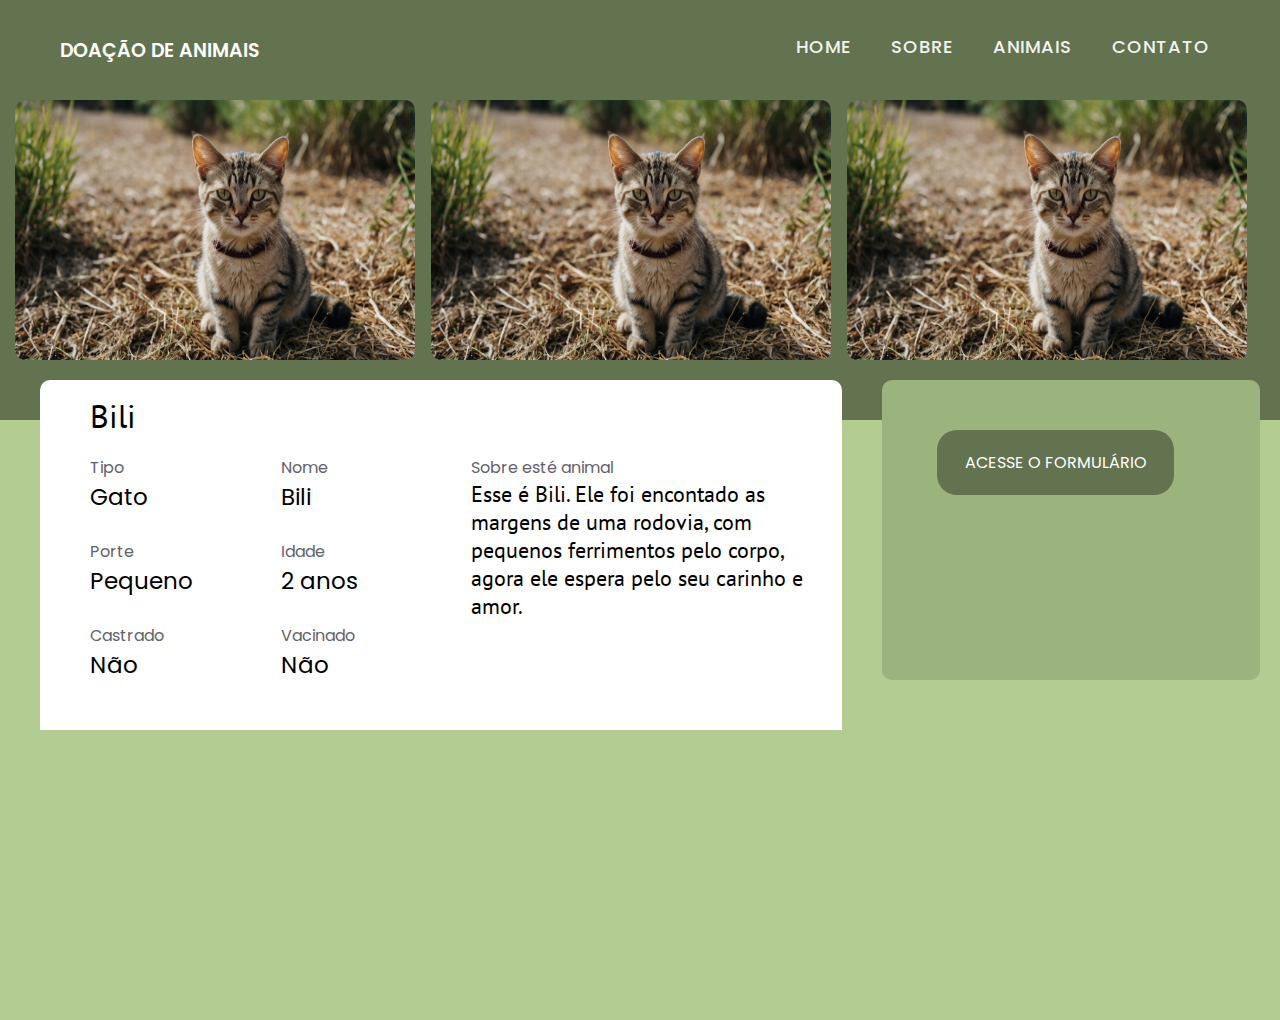
<file: HTML/Animal.html>
<!DOCTYPE html>
<html lang="pt-br">
<head>
    <meta charset="UTF-8">
    <meta name="viewport" content="width=device-width, initial-scale=1.0">
    <link rel="stylesheet" href="https://cdnjs.cloudflare.com/ajax/libs/font-awesome/4.7.0/css/font-awesome.min.css">


    <!-- Inclua o Swiper.js no cabeçalho do seu HTML -->
<link rel="stylesheet" href="https://unpkg.com/swiper/swiper-bundle.min.css" />
<script src="https://unpkg.com/swiper/swiper-bundle.min.js"></script>



    <link rel="stylesheet" href="../CSS/AnimalStyle.css">
    <title>Animal</title>
</head>
<body>

<div class="partedahome">
        <nav>
            <div class="logo"> DOAÇÃO DE ANIMAIS </div>
    
            <div class="menu-btn">
                <i class="fa fa-bars fa-2x" onclick="menuShow()"></i>
            </div>
    
            <ul>
                <li> <a href="#" class="BotaoHome" onclick="window.location.href='./index.html';"> HOME</a> </li>

                <li> <a href="index.html#sobreDoacaoWH" class="BotaoSobre"> SOBRE</a> </li>

                <li> <a href="#" CLASS="BotaoAnimais" onclick="window.location.href='./ListaAnimais.html';"> ANIMAIS</a> </li>

                <li> <a href="index.html#contato" class="BotaoContato">CONTATO</a> </li>

            </ul>
        </nav>
</div>


    <div class="PrincipalImagens">
        <div class="swiper-container">
            <div class="swiper-wrapper">
                <div class="swiper-slide Img1">
                    <img class="Imagem1animal" src="../IMg/Cinematic_Kino_cat_1.jpg" alt="">
                </div>
                <div class="swiper-slide Img1">
                    <img class="Imagem1animal" src="../IMg/Cinematic_Kino_cat_1.jpg" alt="">
                </div>
                <div class="swiper-slide Img1">
                    <img class="Imagem1animal" src="../IMg/Cinematic_Kino_cat_1.jpg" alt="">
                </div>
            </div>
        </div>
        

    </div>

    <div class="partetotaldapa"> 
        <div class="patrafdasdasdasd">
                <div class="asaqw">
                    <div class="ParteNomeAnimalGrande">
                        <a class="a100"> Bili</a>
                    </div>
        <div class="parttedebaixoparadarcem">
                    <div class="ParteNomes">
                            <div class="escritaTipo">
                                <p class="escritaOpacity">Tipo</p>
                                <a class="a8"> Gato</a>
                            </div>
                            <div class="escritaNome">
                                <p class="escritaOpacity">Porte</p>
                                <a class="a8"> Pequeno</a>
                            </div>
                
                            <div class="escritaCastrado">
                                <p class="escritaOpacity">Castrado</p>
                                <a class="a8"> Não</a>
                            </div>     
                    </div>

                    <div class="ParteNomes2">
                            <div class="escritanome">
                                <p class="escritaOpacity2">Nome</p>
                                <a class="a28"> Bili</a>
                            </div>

                            <div class="escritaIdade">
                                <p class="escritaOpacity2">Idade</p>
                                <a class="a28"> 2 anos</a>
                            </div>
                
                            <div class="escritaVacinado">
                                <p class="escritaOpacity2">Vacinado</p>
                                <a class="a28"> Não</a>
                            </div>
                    </div>

                    <div class="ParteDescricao">
                        <p class="escritaOpacity3">Sobre esté animal</p>
                        <P class="partetextodes">Esse é Bili. Ele foi encontado as margens 
            de uma rodovia, com pequenos ferrimentos pelo corpo, agora ele espera pelo seu carinho e amor.</P>
                    </div>
        </div>
            </div>
        </div>    
    
      
        <div class="ParteFormulario">
            <a href="../HTML/FormInterrese.html"><button class="ParteButtonParaFomes">Acesse o Formulário</button></a>
        </div>

    </div>
          
    </div>
    </div>
   
    <script src="../JavaScript.js/JSAnimal.js"></script> 
 
</body>
</html>
</file>
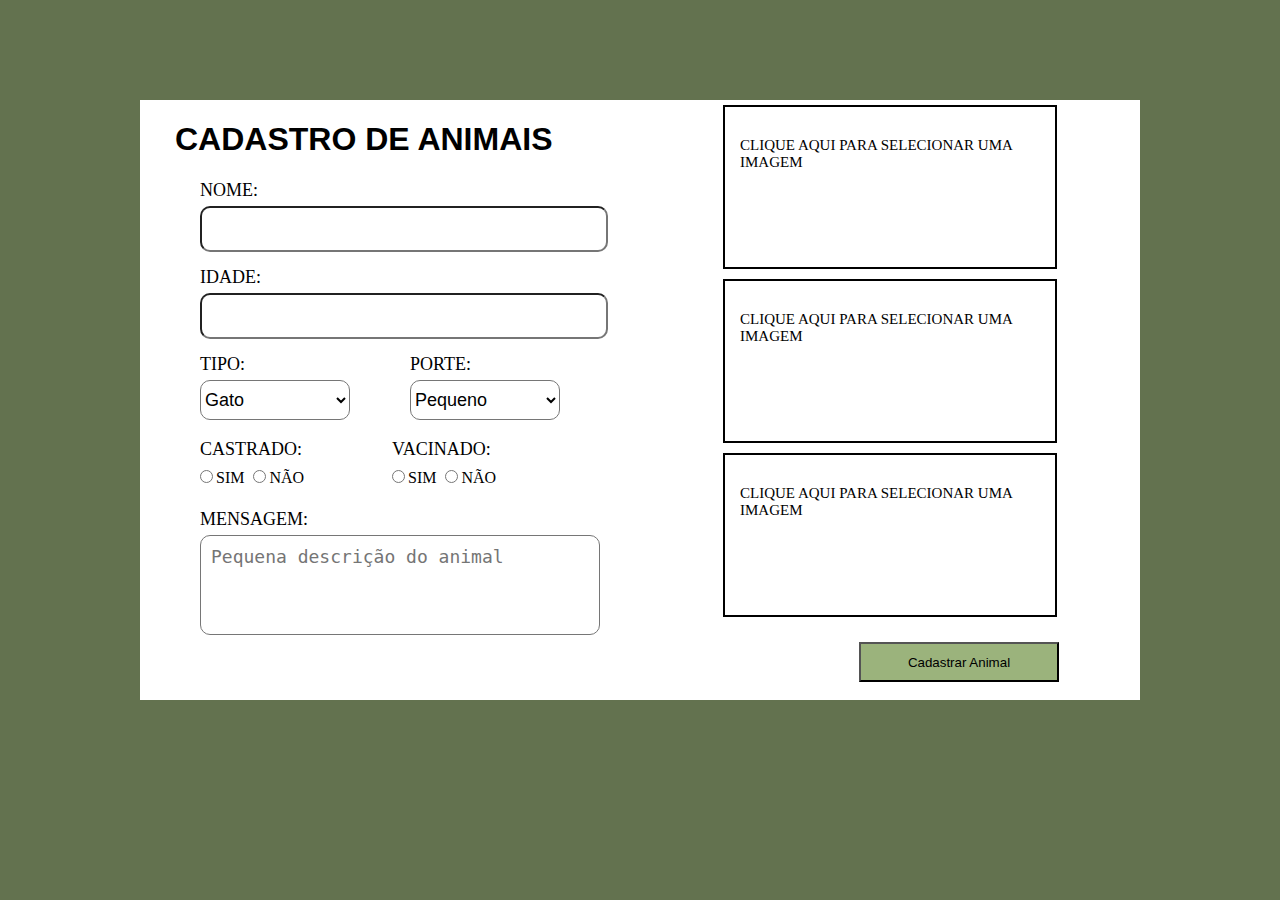
<file: HTML/CadastroAnimal.html>
<!DOCTYPE html>
<html lang="pt-br">
<head>
    <meta charset="UTF-8">
    <meta name="viewport" content="width=device-width, initial-scale=1.0">
    <link rel="stylesheet" href="../CSS/CadastroAnimal.css">

    <script src="https://ajax.googleapis.com/ajax/libs/jquery/2.1.1/jquery.min.js"></script>
    <title>Cadastro de Animais</title>
</head>
<body>
 
  <div class="Parte1Principal">

      <div class="PrincipalFomrs">

      <h1 class="page-title">Cadastro de Animais</h1>

    <form id="formAddAnimais" class="formulario" enctype="multipart/form-data">
        <div class="form-group">
            <label for="nome">Nome:</label>
            <input class="aaa colorblack" type="text" id="nome" class="form-input" required>
        </div>

        <div class="form-group">
          <label for="idade">Idade:</label>
          <input class="aaa colorblack" type="number" id="idade" class="form-input" required>
        </div>


        <div class="PartedeEscolha">


            <div class="form-group">
                <label for="tipo">Tipo:</label>
                <select class="aaati colorblack"  name="tipo" id="tipo" class="form-input" required>
                    <option>Gato</option>
                    <option>Cachorro</option>
                    <option>Outros</option>
                </select>
            </div>

            <div class="form-group">
                <label  for="porte">Porte:</label>
                <select class="aaati colorblack" type="text" id="porte" class="form-input" required>
                    <option>Pequeno</option>
                    <option>Médio</option>
                    <option>Grande</option>
                </select>
        </div>


      </div>
        


      <div class="ParaOsSimNao">
    
            <div class="form-group">
                <label for="castrado">Castrado:</label>
                <input type="radio" required value="simCadastrado" name="castrado" id="castrado" class="form-input sino" >SIM
                <input type="radio" required value="naoCadastrado" name="castrado" id="castrado" class="form-input sino2" >NÃO
            </div>

            <div class="form-group">
                <label for="vacinado">Vacinado:</label>
                <input type="radio" required value="simVacinado"   name="vacinado" id="vacinado" class="form-input sino" step="0.01">SIM
                <input type="radio" required value="naoVacinado"   name="vacinado" id="vacinado" class="form-input sino2" step="0.01">NÃO
            </div>
            
      </div>

      <div class="form-group">
        <label for="messagem">mensagem:</label>
        <textarea class="aaaMensagen colorblack form-input" name="mensagem" placeholder="Pequena descrição do animal" id="mensagem" maxlength="200"></textarea>
      </div>




  </div>

    <div class="imgpartelateral">
  
      
          <div class="img1">
            <div class="caixa-imagem colorblack" onclick="document.getElementById('imagemInput1').click()">
              <input type="file" id="imagemInput1" class="imagem-input" accept="image/*" onchange="exibirImagem(1)">
              <img id="imagemSelecionada1" class="imagem-selecionada">
              <p class="uppP">clique aqui para selecionar uma imagem</p>
            </div>
          </div>
          <div class="img2">
            <div class="caixa-imagem colorblack" onclick="document.getElementById('imagemInput2').click()">
              <input type="file" id="imagemInput2" class="imagem-input" accept="image/*" onchange="exibirImagem(2)">
              <img id="imagemSelecionada2" class="imagem-selecionada">
              <p class="uppP">clique aqui para selecionar uma imagem</p>
            </div>
          </div>

          <div class="img3">
            <div class="caixa-imagem colorblack" onclick="document.getElementById('imagemInput3').click()">
              <input type="file" id="imagemInput3" class="imagem-input" accept="image/*" onchange="exibirImagem(3)">
              <img id="imagemSelecionada3" class="imagem-selecionada">
              <p class="uppP">clique aqui para selecionar uma imagem</p>
            </div>
          </div>

          <div class="form-group">
            <button type="submit" id="addAnimais" class="flat-button buttonFinalizar colorblackbutton">Cadastrar Animal</button>
          </div>
    </div>
  </form>
  
  <script>

      function verificarIdade(idade) {/*verifica se a idade e menor que 0 e/ou maior que 50*/
        if (idade < 0 || idade > 50){
        window.alert("Informe uma idade valida!");
      }
        }
      document.getElementById('addAnimais').addEventListener('click', function() {
        var idade = document.getElementById('idade').value;
        verificarIdade(idade);
      });

    function exibirImagem(numero) {
    const input = document.getElementById(`imagemInput${numero}`);
    const imagem = document.getElementById(`imagemSelecionada${numero}`);

    const file = input.files[0];

    if (file) {
      const reader = new FileReader();

      reader.onload = function(e) {
        imagem.src = e.target.result;
        imagem.style.display = 'block';
      };

      reader.readAsDataURL(file);
    }
  }

</script>

</body>
</html>
</file>
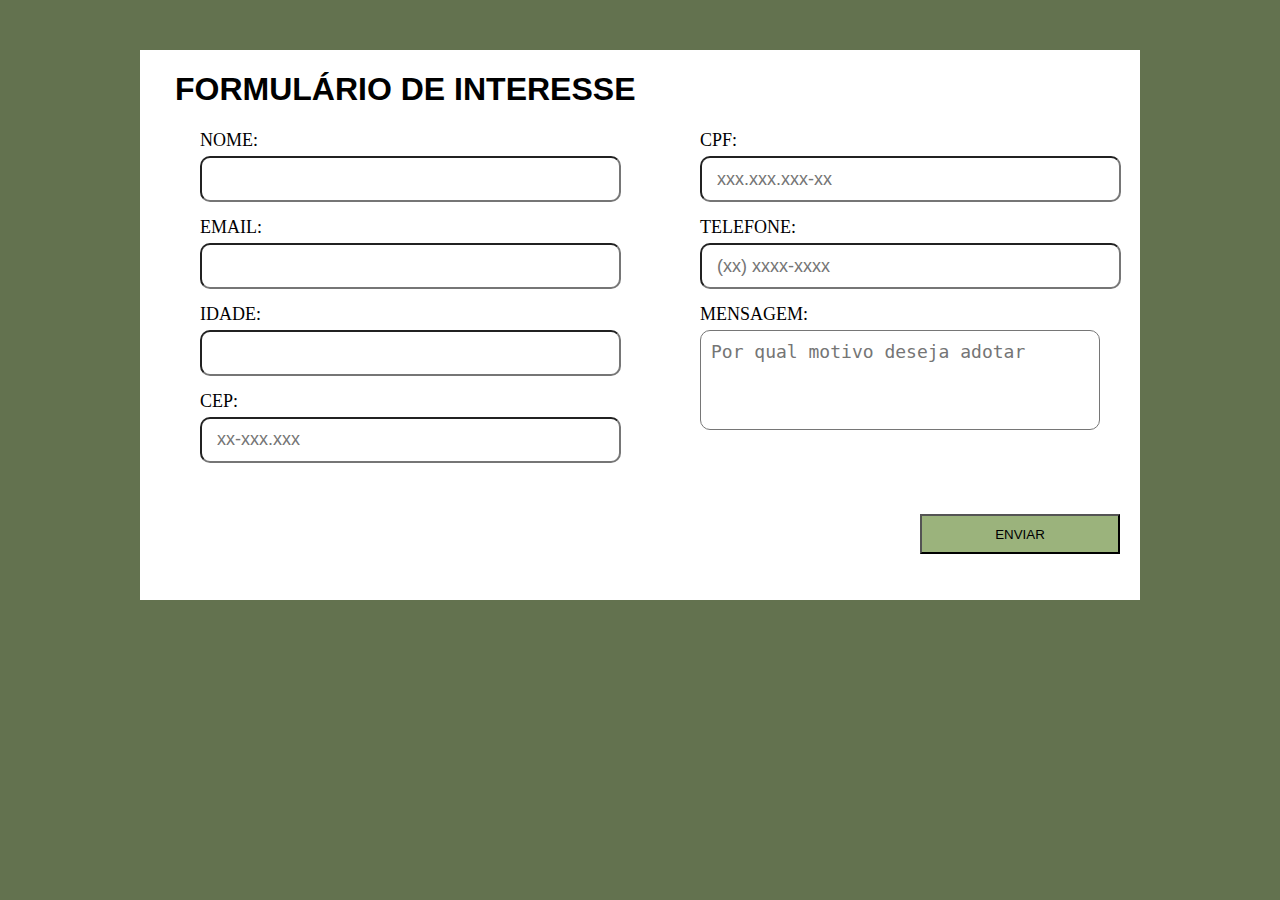
<file: HTML/FormInterrese.html>
<!DOCTYPE html>
<html lang="pt-br">
<head>
    <meta charset="UTF-8">
    <meta name="viewport" content="width=device-width, initial-scale=1.0">
    <link rel="stylesheet" href="../CSS/FormInterrese.css">

    <script src="https://ajax.googleapis.com/ajax/libs/jquery/2.1.1/jquery.min.js"></script>
    <title>Formulário de interesse</title>
</head>
<body>
 
  <div class="Parte1Principal">
        <div class="PrincipalFomrs">

          <h1>Formulário de interesse</h1>

          <form id="formAddAnimais" class="formulario" enctype="multipart/form-data">

            <div class="form-group">
              <label for="nome">Nome:</label>
              <input class="aaa colorblack" type="text" id="nome" class="form-input" maxlength="35" required>
            </div>

           
            <div class="form-group">
              <label for="Email">Email:</label>
              <input class="aaa colorblack" type="email" id="email" class="form-input" required>
            </div>

            <div class="form-group">
              <label for="idade">Idade:</label>
              <input class="aaa colorblack" type="number" id="idade" class="form-input" required>
            </div>

            <div class="form-group">
              <label for="Cep">Cep:</label>
              <input class="aaa colorblack cep-mask" type="text" id="Cep" maxlength="10" class="form-input" placeholder="xx-xxx.xxx" required>
            </div>

        </div>
        <div class="ParteLateral">
        
          <div class="form-group">
            <label for="Cpf">CPF:</label>
            <input class="aaa colorblack cpf-mask" type="text" maxlength="14" id="Cpf" placeholder="xxx.xxx.xxx-xx" required oninput="mascaracpf(this)">
          </div>

          <div class="form-group">
            <label for="Telefone">Telefone:</label>
            <input class="aaa colorblack telefone-mask" type="text" id="Telefone" maxlength="15" placeholder="(xx) xxxx-xxxx" required oninput="Mascaratelefone(this)">
          </div>
   
          <div class="form-group">
            <label for="mensagem">Mensagem: <div class="textocontador" id="contadorCaracteres" style="display:none;">200 caracteres restantes</div></label>

            <textarea class="aaaMensagen colorblack form-input" name="mensagem" placeholder="Por qual motivo deseja adotar" id="mensagem" maxlength="200" oninput="updateContadorCaracteres()" onclick="ocultarExibir()"></textarea>
          </div>
          
          <div class="form-group">
            <button type="submit" id="addAnimais" class="flat-button buttonFinalizar colorblackbutton">ENVIAR</button>
          </div>

          </form>
        </div>
  </div>

  <script>
    function verificarIdade(idade) {/*verifica se a idade e menor que 0 e/ou maior que 50*/
       if (idade < 0 || idade > 120){
       window.alert("Informe uma idade valida!");
     }
       }
     document.getElementById('addAnimais').addEventListener('click', function() {
       var idade = document.getElementById('idade').value;
       verificarIdade(idade);
     });

//------------------------------------------------------------------
     document.getElementById('addAnimais').addEventListener('click', function(){
      var Cpf = document.getElementById('Cpf').value;
      VerificarCpf(Cpf);
     });
     
     document.addEventListener('DOMContentLoaded', function () {
          var textarea = document.getElementById('mensagem');
          var divToHide = document.getElementById('contadorCaracteres');

          textarea.addEventListener('focus', function() {
              divToHide.style.display = 'block';
          });

          // (Opcional) Para mostrar a div novamente quando o textarea perder o foco
          textarea.addEventListener('blur', function() {
              divToHide.style.display = ''; // ou 'block', dependendo do que você quer
          });
      });
  
     function updateContadorCaracteres() {/*Diminui os caracteres da mensagem*/
      var maxLength = 200;
      var mensagem = document.getElementById('mensagem').value;
      var caracteresRestantes = maxLength - mensagem.length;

      document.getElementById('contadorCaracteres').textContent = caracteresRestantes + ' caracteres restantes';
}
//-----------------------------------------------------------------
  
      document.addEventListener('DOMContentLoaded', function () {
      var cepInputs = document.querySelectorAll('.cpf-mask');

      var applyCpfMask = function (input) {
        var value = input.value;
        
        value = value.replace(/\D/g, "");

        value = value.replace(/(\d{3})(\d)/, "$1.$2");
        value = value.replace(/(\d{3})(\d)/, "$1.$2");
        value = value.replace(/(\d{3})(\d{1,2})$/, "$1-$2");

       

        input.value = value;
    };

    cepInputs.forEach(function (input) {
        input.addEventListener('input', function () {
          applyCpfMask(input);
        });
    });
});
//-----------------------------------------------------------------
      document.addEventListener('DOMContentLoaded', function () {
      var cepInputs = document.querySelectorAll('.cep-mask');

      var applyCepMask = function (input) {
        var value = input.value;
        
        value = value.replace(/\D/g, "");

        if(value.length <= 5){
            value = value.replace(/(\d{2})(\d)/, "$1.$2");
        } else {
            value = value.replace(/(\d{2})\.?(\d{3})(\d)/, "$1.$2-$3");
        }

        input.value = value;
    };

    cepInputs.forEach(function (input) {
        input.addEventListener('input', function () {
            applyCepMask(input);
        });
    });
});
//---------------------------------------------------------

      document.addEventListener('DOMContentLoaded', function () {
      var cepInputs = document.querySelectorAll('.telefone-mask');

      var applyTelefoneMask = function (input) {
        var value = input.value;
        
        value = value.replace(/\D/g, "");

        value = value.replace(/(\d{2})(\d)/, "($1) $2");
        value = value.replace(/(\d{5})(\d)/, "$1-$2");

        input.value = value;
    };
    cepInputs.forEach(function (input) {
        input.addEventListener('input', function () {
          applyTelefoneMask(input);
        });
    });
});






 </script>


  
  
</body>
</html>
</file>
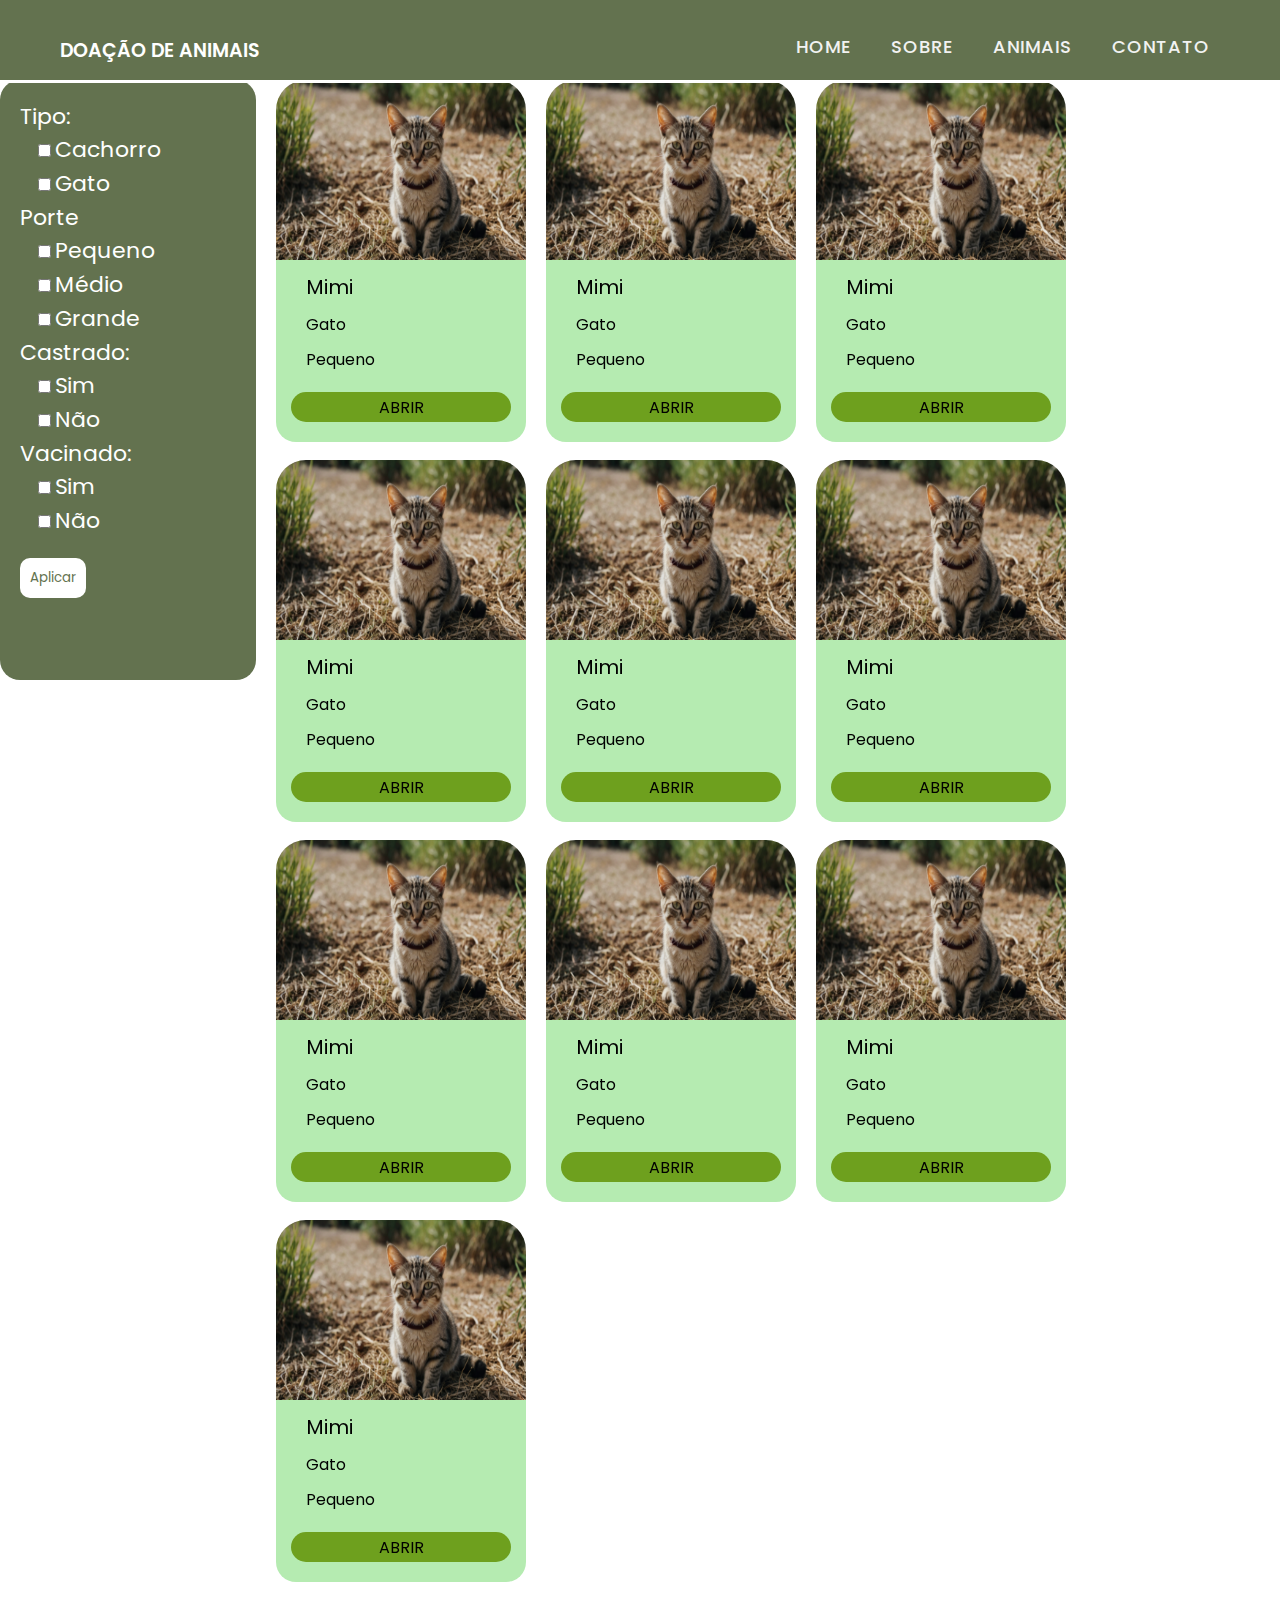
<file: HTML/ListaAnimais.html>
<!DOCTYPE html>
<html lang="en">
<head>
    <meta charset="UTF-8">
    <meta name="viewport" content="width=device-width, initial-scale=1.0">
    <link rel="stylesheet" href="../CSS/ListaAnimais.css">
    <link rel="stylesheet" href="https://cdnjs.cloudflare.com/ajax/libs/font-awesome/4.7.0/css/font-awesome.min.css">
    <title>Lista de Animais</title>
</head>
<body>
    
    
<div class="partedahome">
    <nav>
        <div class="logo"> DOAÇÃO DE ANIMAIS </div>

        <div class="menu-btn">
            <i class="fa fa-bars fa-2x" onclick="menuShow()"></i>
        </div>

        <ul>
            <li> <a href="#" class="BotaoHome" onclick="window.location.href='./index.html';"> HOME</a> </li>

            <li> <a href="index.html#sobreDoacaoWH" class="BotaoSobre"> SOBRE</a> </li>

            <li> <a href="#" CLASS="BotaoAnimais" onclick="window.location.href='./ListaAnimais.html';"> ANIMAIS</a> </li>

            <li> <a href="index.html#contato" class="BotaoContato">CONTATO</a> </li>

        </ul>
    </nav>
</div>

      <div class="linhabranca"></div>
  
    <div class="PartePincipaldaListadeAnimais">
        <div class="FiltrosBarraLateral">
            <form>
                <label for="tipo">Tipo:</label><br>
                <input type="checkbox" name="cachorro" id="cachorro"> <label for="cachorro">Cachorro</label><br>
                <input type="checkbox" name="gato" id="gato"> <label for="gato">Gato</label><br>

                <label for="porte" class="labelFiltros">Porte</label><br>
                <input type="checkbox" name="pequeno" id="pequeno"> <label for="pequeno">Pequeno</label><br>
                <input type="checkbox" name="medio" id="medio"> <label for="medio">Médio</label><br>
                <input type="checkbox" name="grande" id="grande"> <label for="grande">Grande</label><br>

                <label for="castrado">Castrado:</label><br>
                <input type="checkbox" value="simCadastrado" name="castrado" id="simCastrado"> <label for="simCastrado">Sim</label><br>
                <input type="checkbox" value="naoCadastrado" name="castrado" id="naoCastrado"> <label for="naoCastrado">Não</label><br>

                <label for="vacinado">Vacinado:</label><br>
                <input type="checkbox" value="simVacinado" name="vacinado" id="simVacinado"> <label for="simVacinado">Sim</label><br>
                <input type="checkbox" value="naoVacinado" name="vacinado" id="naoVacinado"> <label for="naoVacinado">Não</label><br>

                <button type="submit">Aplicar</button>
            </form>
        </div>

    <div class="listadeanimais">
    
    <ul class="ListedeAnimaisCaixas">
        <li class="ParteAnimal">
            <ul class="parteImgEEscrita">
                <li><img src="../IMg/Cinematic_Kino_cat_1.jpg" alt="Imagem 1"></li>
                <li class="PartteCaicinhaEscrita">
                    <ul class="EscritasDosAnimais">
                        <li><a class="NomedoAnimal">Mimi</a></li>
                    </ul>
                    <ul class="TipodoAnimalDivPrincipal">
                        <li><a class="TipodoAnimal">Gato</a></li>
                    </ul>
                    <ul class="PortedoAnimalDivPrincipal">
                        <li><a class="PortedoAnimal">Pequeno</a></li>
                    </ul>
                    <ul class="BotaodeAbrirCaixaDeAnimais">
                        <li><a class="botaodeabrir" href="../HTML/Animal.html">Abrir</a></li>
                    </ul>
                </li>
            </ul>
        </li>
        <li class="ParteAnimal">
            <ul class="parteImgEEscrita">
                <li><img src="../IMg/Cinematic_Kino_cat_1.jpg" alt="Imagem 1"></li>
                <li class="PartteCaicinhaEscrita">
                    <ul class="EscritasDosAnimais">
                        <li><a class="NomedoAnimal">Mimi</a></li>
                    </ul>
                    <ul class="TipodoAnimalDivPrincipal">
                        <li><a class="TipodoAnimal">Gato</a></li>
                    </ul>
                    <ul class="PortedoAnimalDivPrincipal">
                        <li><a class="PortedoAnimal">Pequeno</a></li>
                    </ul>
                    <ul class="BotaodeAbrirCaixaDeAnimais">
                        <li><a class="botaodeabrir" href="../HTML/Animal.html">Abrir</a></li>
                    </ul>
                </li>
            </ul>
        </li>
        <li class="ParteAnimal">
            <ul class="parteImgEEscrita">
                <li><img src="../IMg/Cinematic_Kino_cat_1.jpg" alt="Imagem 1"></li>
                <li class="PartteCaicinhaEscrita">
                    <ul class="EscritasDosAnimais">
                        <li><a class="NomedoAnimal">Mimi</a></li>
                    </ul>
                    <ul class="TipodoAnimalDivPrincipal">
                        <li><a class="TipodoAnimal">Gato</a></li>
                    </ul>
                    <ul class="PortedoAnimalDivPrincipal">
                        <li><a class="PortedoAnimal">Pequeno</a></li>
                    </ul>
                    <ul class="BotaodeAbrirCaixaDeAnimais">
                        <li><a class="botaodeabrir" href="../HTML/Animal.html">Abrir</a></li>
                    </ul>
                </li>
            </ul>
        </li>
        <li class="ParteAnimal">
            <ul class="parteImgEEscrita">
                <li><img src="../IMg/Cinematic_Kino_cat_1.jpg" alt="Imagem 1"></li>
                <li class="PartteCaicinhaEscrita">
                    <ul class="EscritasDosAnimais">
                        <li><a class="NomedoAnimal">Mimi</a></li>
                    </ul>
                    <ul class="TipodoAnimalDivPrincipal">
                        <li><a class="TipodoAnimal">Gato</a></li>
                    </ul>
                    <ul class="PortedoAnimalDivPrincipal">
                        <li><a class="PortedoAnimal">Pequeno</a></li>
                    </ul>
                    <ul class="BotaodeAbrirCaixaDeAnimais">
                        <li><a class="botaodeabrir" href="../HTML/Animal.html">Abrir</a></li>
                    </ul>
                </li>
            </ul>
        </li>
        <li class="ParteAnimal">
            <ul class="parteImgEEscrita">
                <li><img src="../IMg/Cinematic_Kino_cat_1.jpg" alt="Imagem 1"></li>
                <li class="PartteCaicinhaEscrita">
                    <ul class="EscritasDosAnimais">
                        <li><a class="NomedoAnimal">Mimi</a></li>
                    </ul>
                    <ul class="TipodoAnimalDivPrincipal">
                        <li><a class="TipodoAnimal">Gato</a></li>
                    </ul>
                    <ul class="PortedoAnimalDivPrincipal">
                        <li><a class="PortedoAnimal">Pequeno</a></li>
                    </ul>
                    <ul class="BotaodeAbrirCaixaDeAnimais">
                        <li><a class="botaodeabrir" href="../HTML/Animal.html">Abrir</a></li>
                    </ul>
                </li>
            </ul>
        </li>
         <li class="ParteAnimal">
            <ul class="parteImgEEscrita">
                <li><img src="../IMg/Cinematic_Kino_cat_1.jpg" alt="Imagem 1"></li>
                <li class="PartteCaicinhaEscrita">
                    <ul class="EscritasDosAnimais">
                        <li><a class="NomedoAnimal">Mimi</a></li>
                    </ul>
                    <ul class="TipodoAnimalDivPrincipal">
                        <li><a class="TipodoAnimal">Gato</a></li>
                    </ul>
                    <ul class="PortedoAnimalDivPrincipal">
                        <li><a class="PortedoAnimal">Pequeno</a></li>
                    </ul>
                    <ul class="BotaodeAbrirCaixaDeAnimais">
                        <li><a class="botaodeabrir" href="../HTML/Animal.html">Abrir</a></li>
                    </ul>
                </li>
            </ul>
        </li> <li class="ParteAnimal">
            <ul class="parteImgEEscrita">
                <li><img src="../IMg/Cinematic_Kino_cat_1.jpg" alt="Imagem 1"></li>
                <li class="PartteCaicinhaEscrita">
                    <ul class="EscritasDosAnimais">
                        <li><a class="NomedoAnimal">Mimi</a></li>
                    </ul>
                    <ul class="TipodoAnimalDivPrincipal">
                        <li><a class="TipodoAnimal">Gato</a></li>
                    </ul>
                    <ul class="PortedoAnimalDivPrincipal">
                        <li><a class="PortedoAnimal">Pequeno</a></li>
                    </ul>
                    <ul class="BotaodeAbrirCaixaDeAnimais">
                        <li><a class="botaodeabrir" href="../HTML/Animal.html">Abrir</a></li>
                    </ul>
                </li>
            </ul>
        </li>
        <li class="ParteAnimal">
            <ul class="parteImgEEscrita">
                <li><img src="../IMg/Cinematic_Kino_cat_1.jpg" alt="Imagem 1"></li>
                <li class="PartteCaicinhaEscrita">
                    <ul class="EscritasDosAnimais">
                        <li><a class="NomedoAnimal">Mimi</a></li>
                    </ul>
                    <ul class="TipodoAnimalDivPrincipal">
                        <li><a class="TipodoAnimal">Gato</a></li>
                    </ul>
                    <ul class="PortedoAnimalDivPrincipal">
                        <li><a class="PortedoAnimal">Pequeno</a></li>
                    </ul>
                    <ul class="BotaodeAbrirCaixaDeAnimais">
                        <li><a class="botaodeabrir" href="../HTML/Animal.html">Abrir</a></li>
                    </ul>
                </li>
            </ul>
        </li>

        <li class="ParteAnimal">
            <ul class="parteImgEEscrita">
                <li><img src="../IMg/Cinematic_Kino_cat_1.jpg" alt="Imagem 1"></li>
                <li class="PartteCaicinhaEscrita">
                    <ul class="EscritasDosAnimais">
                        <li><a class="NomedoAnimal">Mimi</a></li>
                    </ul>
                    <ul class="TipodoAnimalDivPrincipal">
                        <li><a class="TipodoAnimal">Gato</a></li>
                    </ul>
                    <ul class="PortedoAnimalDivPrincipal">
                        <li><a class="PortedoAnimal">Pequeno</a></li>
                    </ul>
                    <ul class="BotaodeAbrirCaixaDeAnimais">
                        <li><a class="botaodeabrir" href="../HTML/Animal.html">Abrir</a></li>
                    </ul>
                </li>
            </ul>
        </li>
        <li class="ParteAnimal">
            <ul class="parteImgEEscrita">
                <li><img src="../IMg/Cinematic_Kino_cat_1.jpg" alt="Imagem 1"></li>
                <li class="PartteCaicinhaEscrita">
                    <ul class="EscritasDosAnimais">
                        <li><a class="NomedoAnimal">Mimi</a></li>
                    </ul>
                    <ul class="TipodoAnimalDivPrincipal">
                        <li><a class="TipodoAnimal">Gato</a></li>
                    </ul>
                    <ul class="PortedoAnimalDivPrincipal">
                        <li><a class="PortedoAnimal">Pequeno</a></li>
                    </ul>
                    <ul class="BotaodeAbrirCaixaDeAnimais">
                        <li><a class="botaodeabrir" href="../HTML/Animal.html">Abrir</a></li>
                    </ul>
                </li>
            </ul>
        </li>

    </div>
</div>
       
       
    
<script src="../JavaScript.js/JSListaAnimais.js"></script> 

</body>
</html>
</file>
<file: CSS/AnimalStyle.css>
@import url('https://fonts.googleapis.com/css2?family=PT+Sans&display=swap');
@import url('https://fonts.googleapis.com/css2?family=Poppins:ital,wght@0,300;0,400;0,500;1,200;1,300;1,400&display=swap');

body{
    margin: 0;
    padding: 0;
    background-color: #b2cc91;
    overflow-x: hidden;
}
*{
    margin: 0;
    padding: 0;
    box-sizing: border-box;
    font-family: 'Poppins', sans-serif;
}
.partedahome{
    width: 100%;
    height: 80px;
}
nav{
    display: flex;
    height: 80px;
    width: 100%;
    background-color:  #63724F;
    align-items: center;
    justify-content: space-between;
    padding: 0 50px 0 100px;
    flex-wrap: wrap;
    position: fixed;
    z-index: 999;
}
.logo{
    font-size: 19px;
    color: #fff;
    margin-left: -40px;
    margin-top: 20px;
}
nav{
    color: white;
    font-size: 35px;
    font-weight: 600;
}
nav ul{
    display: flex;
    flex-wrap: wrap;
    list-style: none;
}

nav ul li{
    margin: 0 5px;
}

nav ul li a{
    color: #f2f2f2;
    text-decoration: none;
    font-size: 18px;
    font-weight: 500;
    padding: 8px 15px;
    border-radius: 5px;
    letter-spacing: 1px;
    transition: all 0.3s ease;
}
nav ul li a.active,
nav ul li a:hover{
    background: #96ad79;
}

nav .menu-btn i{
    color: #fff;
    cursor: pointer;
    display: none;
}

.BotaoAnimais:hover, .BotaoSobre:hover, .BotaoContato:hover, .BotaoHome:hover{
background-color: #96ad79;
color: #000;
transition: 1.0s;
transform: scale(1.1); 
}

/*___________*/

.PrincipalImagens {
    width: 100%;
    height: 340px;
    background-color: #63724F;
    display: flex;
}

/*___*/
.Imagem1animal{
    width: 88%;
    height: 260px;
    border-radius: 10px;
}
.swiper-wrapper{
    width: 100%;
    height: 300px;
    margin-left: 1%;
}
.Img1{
    width: 33%;
    height: 300px;
    align-items: center;
    justify-content: center;
    display: flex;
}

.Imagem1animal{
    width: 400px;
}
/*________*/

.partetotaldapa{
    width: 100%;
    height: 600px;
    display: flex;
    
}

.patrafdasdasdasd{
    width: 70%;
    height: 340px;
    display: flex; 
}
.ParteFormulario{
    width: 30%;
    height: 300px;
    background-color: #9bb37c;
    display: flex;
    border-radius: 10px;
    margin-top: -40px;
    margin-right: 20px;
    
}
/*________*/
.ParteNomeAnimalGrande{
    width: 100%;
    display: flex;
    height: 50px;
    background-color: rgb(255, 255, 255);
    border-top-right-radius: 10px;
    border-top-left-radius: 10px;
}
.a100{
    font-size: 32px;
    font-family: "PT sans";
    margin-left: 50px;  
    margin-top: 15px;
}
.asaqw{
    width: 100%;
    height: 50px;
    margin-left: 40px;
    margin-top: -40px;
    margin-right: 40px;
}
/*________*/
.parttedebaixoparadarcem{
    width: 100%;
    height: 400px;
    display: flex;
}
/*_____*/

.ParteNomes{
    width: 30%;
    height: 300px;
    background-color: rgb(255, 255, 255);
}
.ParteNomes2{
    width: 25%;
    height: 300px;
    background-color: #ffffff;
 
}
.ParteDescricao{
    width: 50%;
    height: 300px;
    background-color: rgb(255, 255, 255);
    margin-left: -40px;
}
/*_______*/
.escritaOpacity{
    color: #62626e;
    font-size: 16px;
    margin-left: 50px;
    margin-top: 25px;
}
.escritaOpacity2{

    color: #62626e;
    font-size: 16px;
    margin-top: 25px;

}
.escritaOpacity3{
    color: #62626e;
    font-size: 16px;
    margin-left: 30px;
    margin-top: 25px;
}
.a8{
    font-size: 23px;
    margin-left: 50px;
}
.a28{
    font-size: 23px;
}
.partetextodes{
    font-size: 22px;
    font-family: "PT sans";
    margin-left: 30px;
}
.ParteButtonParaFomes{
    width: 100%;
    height: 65px;
    background-color: #63724F;
    border-radius: 20px;
    margin-top: 50px;
    margin-left: 55px;
    border-color: 10px;
    border:3px;
    color: #ffffff;
    font-size: 16px;
    text-transform: uppercase;
    cursor: pointer;
}
/*____________------------____________*/
@media (max-width: 800px) {
    nav .menu-btn i{
        display: block;
    }
    nav ul{
        position: fixed;
        top: 80px;
        left: -100%;
        background-color: #63724F;
        height: 100vh;
        width: 50%;
        text-align: center;
        display: block;
        transition: all 0.3s ease;
        z-index: 999;
    }
    nav ul.open{
        left: 0;
    }
    nav ul li{
        width: 100%;
        margin: 50px 0;
    }
    nav ul li a {
        font-size: 23px;
    }
    nav ul li a.active,
    nav ul li a:hover{
        background: none;
        color: black;
    }   
}
@media (max-width: 1200px) {
   
   
    .partetextodes{
        font-size: 22px;
        font-family: "PT sans";
        margin-left: 30px;
    }
    .ParteButtonParaFomes{
        width: 100%;
        height: 65px;
        background-color: #63724F;
        border-radius: 20px;
        margin-top: 50px;
        margin-left: 55px;
    }
    .ParteFormulario{
        width: 96%;
        height: 200px;
        margin-top: 10px;
        margin-left: 10px;
        margin-bottom: 10px;
        margin-right: 10px;
    }

.PrincipalImagens {
    flex-direction: column;
    height: auto; 
}
.Img1, .Img2, .Img3 {
    width: 100%; 
    align-items: center;
    justify-content: center;
    display: flex;
}
.partetotaldapa{
    flex-direction: column;
    height: auto; 
}
.patrafdasdasdasd{
    width: 100%;
    height: 340px;
    display: flex; 
}
/*________*/
.a100{
    font-size: 32px;
    font-family: "PT sans";
    margin-left: 50px;  
    margin-top: 5px;
}
.asaqw{
    width: 100%;
    height: 50px;
    margin-left: 15px;
    margin-top: -10px;
    margin-right: 15px;
}
/*________*/
.parttedebaixoparadarcem{
    width: 100%;
    height: 400px;
    display: flex;
}
/*_____*/
.ParteNomes{
    width: 50%;
    height: 300px;
    background-color: rgb(255, 255, 255);
}
.ParteNomes2{
    width: 50%;
    height: 300px;
    background-color: #ffffff;  
 
}
.ParteDescricao{
    width: 100%;
    height: 300px;
    background-color: rgb(255, 255, 255);
    margin-left: -40px;
}
/*_______*/
.escritaOpacity{
    color: #62626e;
    font-size: 12px;
    margin-left: 15px;
}
.escritaOpacity2{
    font-size: 12px;
}
.escritaOpacity3{
    font-size: 1px;
    margin-left: 20px;
}
.a8{
    font-size: 19px;
    margin-left: 15px;
}
.a28{
    font-size: 19px;
}
.partetextodes{
    font-size: 19px;
    font-family: "PT sans";
    margin-left: 20px;
}
.ParteButtonParaFomes{
    width: 100%;
    height: 55px;
    align-items: center;
    justify-content: center;
    cursor: pointer;
}
}


/*______________----------------------_____________________*/
</file>
<file: CSS/CadastroAnimal.css>
body{
  padding: 0;
  margin: 0;
  height: 650px;
  background-color: #63724F;/*ou usar essa   background-color: rgb(250, 249, 246);  */
  align-items: center;
  justify-content: center;
  display: flex;
}

.Parte1Principal{
  width: 1000px;
  height: 600px;
  background-color: rgb(255, 255, 255);
  float: left;
  margin-top: 150px;
  display: flex;
}

.PrincipalFomrs{
  width: 50%;
  height: auto;
  background-color: rgb(255, 255, 255);
}
.imgpartelateral{
  width: 50%;
  height: auto;
}

H1{
  margin-left: 35px;
  text-transform: uppercase;
  font-family: 'Gill Sans', 'Gill Sans MT', Calibri, 'Trebuchet MS', sans-serif
}
.aaa{
  width: 400px;
  height: 40px;
  background-color: #ffff;
  border-radius: 10px;
  font-size: 18px;
  margin-left: 60px;
  margin-top: 5px;
}

.colorblack, .colorblackbutton{
  transition: background-color 0.3s;
}
.colorblack:hover{
  background-color: rgb(196, 197, 195);
}
.colorblackbutton:hover{
  background-color: #63724F;
}

label{
  display: flex;
  padding-right: 30px;
  margin-left: 60px;
  font-size: 18px;
  text-transform: uppercase;
  margin-top: 15px;
}
.sino{
  margin-left: 60px;
  margin-top: 10px;
}
.PartedeEscolha{
  width: 100%;
  height: 85px;
  display: flex;
}
.aaati{
  width: 150px;
  height: 40px;
  background-color: #ffff;
  border-radius: 10px;
  font-size: 18px;
  margin-left: 60px;
  margin-top: 5px;

}

.ParaOsSimNao{
  width: 100%;
  height: 70px;
  display: flex;
}
.aaaMensagen {
  width: 400px;
  height: 100px;
  background-color: #ffff; /* Cor de fundo deve ser um hexadecimal válido, faltou um 'f' aqui */
  border-radius: 10px;
  font-size: 18px;
  margin-left: 60px;
  margin-top: 5px;
  padding-top: 10px; /* Adiciona 10px de espaço interno na parte superior */
  padding-left: 10px; /* Adiciona 10px de espaço interno à esquerda para começar a escrever */
  resize: none; /* Impede o redimensionamento do textarea */
  overflow: auto; /* Adiciona barra de rolagem se o texto exceder a altura */
  box-sizing: border-box; /* Garante que o padding não adicione largura extra ao elemento */
}

.input-selecionado {
  outline: 2px solid #000000; /* ou qualquer outra cor e estilo de destaque que você preferir */
}

.caixa-imagem {
  width: 330px;
  height: 160px;
  border: 100px  black;
  position: relative;
  overflow: hidden;
  margin: 5px auto;
  background-color: #ffffff;
  cursor: pointer;
  border: 2px solid black;
}
.uppP{
  text-transform: uppercase;
  margin-left: 15px;
  margin-top: 30px;
  font-size: 15px;
}

.imagem-input {
  display: none;
}

.imagem-selecionada {
  width: 100%;
  height: 100%;
  object-fit: cover;
  display: none;
}
.img1{
  width: 100%;
  background-color: rgb(255, 255, 255);
  display: flex;
}
.img2{
  width: 100%;
  background-color: rgb(255, 255, 255);
  display: flex;

}
.img3{
  width: 100%;
  background-color: rgb(255, 255, 255);
  display: flex;
}
.buttonFinalizar{
  width: 200px;
  height: 40px;
  background-color: #9bb37c;
  margin-left: 219px;
  margin-top: 20px;
}

/*MIDIA QUERYS*/
@media (max-width: 600px) {
  .Parte1Principal{
    width: 100%;
    height: auto;
    background-color: rgb(255, 255, 255);
  }
  
  .PrincipalFomrs{
    width: 100%;
    height: auto;
    background-color: rgb(255, 255, 255);
  }
  .imgpartelateral{
    width: 100%;
    height: auto;
  }
  .aaa{
    width: 200px;
    height: 30px;
    background-color: #ffff;
    border-radius: 10px;
    font-size: 18px;
    margin-left: 60px;
    margin-top: 5px;
  }
  
 
  

}
</file>
<file: CSS/FormInterrese.css>
body{
    padding: 0;
    margin: 0;
    background-color: #63724F;/*ou usar essa   background-color: rgb(250, 249, 246);  */
    ;/*ou usar essa   background-color: rgb(250, 249, 246);  */
    align-items: center;
    justify-content: center;
    display: flex;
  }
  
  .Parte1Principal{
    width: 1000px;
    height: 550px;
    background-color: rgb(255, 255, 255);
    float: left;
    margin-top: 50px;
    display: flex;
  }
  
  .PrincipalFomrs{
    width: 50%;
    height: auto;
    background-color: rgb(255, 255, 255);
  }
  .ParteLateral{
    width: 50%;
    height: auto;
    margin-top: 65px;
  }
  
  H1{
    margin-left: 35px;
    text-transform: uppercase;
    font-family: 'Gill Sans', 'Gill Sans MT', Calibri, 'Trebuchet MS', sans-serif
  }
  .aaa{
    width: 400px;
    height: 40px;
    background-color: #ffff;
    border-radius: 10px;
    font-size: 18px;
    margin-left: 60px;
    margin-top: 5px;
    padding-left: 15px;
  }
  
  .aaaMensagen {
    width: 400px;
    height: 100px;
    background-color: #ffff; /* Cor de fundo deve ser um hexadecimal válido, faltou um 'f' aqui */
    border-radius: 10px;
    font-size: 18px;
    margin-left: 60px;
    margin-top: 5px;
    padding-top: 10px; /* Adiciona 10px de espaço interno na parte superior */
    padding-left: 10px; /* Adiciona 10px de espaço interno à esquerda para começar a escrever */
    resize: none; /* Impede o redimensionamento do textarea */
    overflow: auto; /* Adiciona barra de rolagem se o texto exceder a altura */
    box-sizing: border-box; /* Garante que o padding não adicione largura extra ao elemento */
  }
  .textocontador{
    font-size: 15px;
    margin-top: 5px;
    margin-left: 40px;
    color: red;/*Fazer funcao de so aparecer com o campo selecionado*/ 
  }
  
  .colorblack, .colorblackbutton{
    transition: background-color 0.3s;
  }
  .colorblack:hover{
    background-color: rgb(196, 197, 195);
  }
  .colorblackbutton:hover{
    background-color: #63724F;
  }
  
  label{
    display: flex;
    padding-right: 30px;
    margin-left: 60px;
    font-size: 18px;
    text-transform: uppercase;
    margin-top: 15px;
  }
  .sino{
    margin-left: 60px;
    margin-top: 10px;
  }
  .sino2{
    margin-left: 20px;
  }
  
  .input-selecionado {
    outline: 2px solid #000000; /* ou qualquer outra cor e estilo de destaque que você preferir */
  }
  

  .uppP{
    text-transform: uppercase;
    margin-left: 15px;
    margin-top: 30px;
    font-size: 15px;
  }
  

  .buttonFinalizar{
    width: 200px;
    height: 40px;
    background-color: #9bb37c;
    margin-top: 80px;
    margin-left: 280px;
  
  }
  
  /*MIDIA QUERYS*/
  @media (max-width: 600px) {
    .Parte1Principal{
      width: 100%;
      height: auto;
      background-color: rgb(255, 255, 255);
    }
    
    .PrincipalFomrs{
      width: 100%;
      height: auto;
      background-color: rgb(255, 255, 255);
    }
    .imgpartelateral{
      width: 100%;
      height: auto;
    }
    .aaa{
      width: 200px;
      height: 30px;
      background-color: #ffff;
      border-radius: 10px;
      font-size: 18px;
      margin-left: 60px;
      margin-top: 5px;
    }
    
   
    
  
  }
</file>
<file: CSS/ListaAnimais.css>
@import url('https://fonts.googleapis.com/css2?family=PT+Sans&display=swap');
@import url('https://fonts.googleapis.com/css2?family=Poppins:ital,wght@0,300;0,400;0,500;1,200;1,300;1,400&display=swap');



.PartePincipaldaListadeAnimais{
    width: 100%;
    display: flex;
}
*{
    margin: 0;
    padding: 0;
    box-sizing: border-box;
    font-family: 'Poppins', sans-serif;
}
.partedahome{
    width: 100%;
    height: 80px;
}
nav{
    display: flex;
    height: 80px;
    width: 100%;
    background-color:  #63724F;
    align-items: center;
    justify-content: space-between;
    padding: 0 50px 0 100px;
    flex-wrap: wrap;
    position: fixed;
    z-index: 999;
}
.logo{
    font-size: 19px;
    color: #fff;
    margin-left: -40px;
    margin-top: 20px;
}
nav{
    color: white;
    font-size: 35px;
    font-weight: 600;
}
nav ul{
    display: flex;
    flex-wrap: wrap;
    list-style: none;
}

nav ul li{
    margin: 0 5px;
}

nav ul li a{
    color: #f2f2f2;
    text-decoration: none;
    font-size: 18px;
    font-weight: 500;
    padding: 8px 15px;
    border-radius: 5px;
    letter-spacing: 1px;
    transition: all 0.3s ease;
}
nav ul li a.active,
nav ul li a:hover{
    background: #96ad79;
}

nav .menu-btn i{
    color: #fff;
    cursor: pointer;
    display: none;
}

.BotaoAnimais:hover, .BotaoSobre:hover, .BotaoContato:hover, .BotaoHome:hover{
background-color: #96ad79;
color: #000;
transition: 1.0s;
transform: scale(1.1); 
}

.linhabranca{
    width: 100%;
    height: 3px;
    background-color: #fff;
    z-index: 99;
    position: fixed;
}
/*----------------------------------  */
.FiltrosBarraLateral {
    width: 20%;
    height: 600px;
    background-color: #63724F;
    display: flex;
    flex-direction: column;
    color: #fff;
    border-radius: 20px;
    padding: 20px;
}

.FiltrosBarraLateral label {
    font-size: 22px;
    margin-bottom: 10px;
}
.FiltrosBarraLateral input {
    margin-left: 18px;
    margin-bottom: 10px;
}
.FiltrosBarraLateral .labelFiltros {
    margin-top: 20px;
}
.FiltrosBarraLateral button {
    margin-top: 20px;
    padding: 10px;
    background-color: #fff;
    color: #63724F;
    border: none;
    border-radius: 10px;
    cursor: pointer;
}
.ListedeAnimaisCaixas {
    top:20px;
    position: sticky;
    width: 100%;
    height: auto;
    display: flex;
    flex-wrap: wrap;
    gap: 0;
}
.ListedeAnimaisCaixas li{
    list-style-type: none; 
}

.ParteAnimal {
    margin-left: 20px;
    width: 250px; 
    display: flex;
    flex-direction: column;
}

.parteImgEEscrita {
    margin-left: 10px;
    width: 250px;
    height: 380px;
    margin: 0; /* Remove a margem */
    padding: 0; /* Remove o padding */
}

.parteImgEEscrita img {
    position: relative;
    width: 250px;
    height: 180px;
    overflow: hidden;
    margin: 0 auto;
    border-top-left-radius: 30px;
    border-top-right-radius: 30px;
}

.PartteCaicinhaEscrita {
    width: 250px;
    height: 200px;
    background-color: rgb(181, 235, 177);
    border-radius: 0 0 20px 20px;
    margin: 0; 
    padding: 10px;
    margin-top: -25px;

}

.NomedoAnimal {
    font-size: 20px;
    margin-left: 20px;
    margin-top: 10px;
}

.TipodoAnimalDivPrincipal {
    margin-top: 10px;
    margin-left: 20px;
    list-style-type: none; 
}

.PortedoAnimalDivPrincipal {
    margin-top: 10px;
    margin-left: 20px;
}

.EscritasDosAnimais {
    font-family: Poppins, sans-serif;
    margin-top: 20px;
}

.BotaodeAbrirCaixaDeAnimais {
    margin-top: 20px;
    display: flex;
    align-items: center;
    justify-content: center;
    margin-left: -14px;
}

.botaodeabrir {
    margin-left: 14px;
    width: 220px;
    height: 30px;
    background-color: rgb(110, 160, 30);
    border-radius: 50px;
    align-items: center;
    justify-content: center;
    display: flex;
    color: rgb(0, 0, 0);
    cursor: pointer;
    text-decoration: none;
    text-transform: uppercase;
}

.listadeanimais{
    width: 80%;
    height: auto;
    display: flex;
}
/* ----------------------------- */
@media (max-width:1200px) {
    .FiltrosBarraLateral {
        width: 200px;
        
    }
    


    
}

@media (max-width: 800px ) {
    nav .menu-btn i{
        display: block;
    }
    nav ul{
        position: fixed;
        top: 80px;
        left: -100%;
        background-color: #63724F;
        height: 100vh;
        width: 50%;
        text-align: center;
        display: block;
        transition: all 0.3s ease;
        z-index: 999;
    }
    nav ul.open{
        left: 0;
    }
    nav ul li{
        width: 100%;
        margin: 50px 0;
    }
    nav ul li a {
        font-size: 23px;
    }
    nav ul li a.active,
    nav ul li a:hover{
        background: none;
        color: black;
    }

}
</file>
